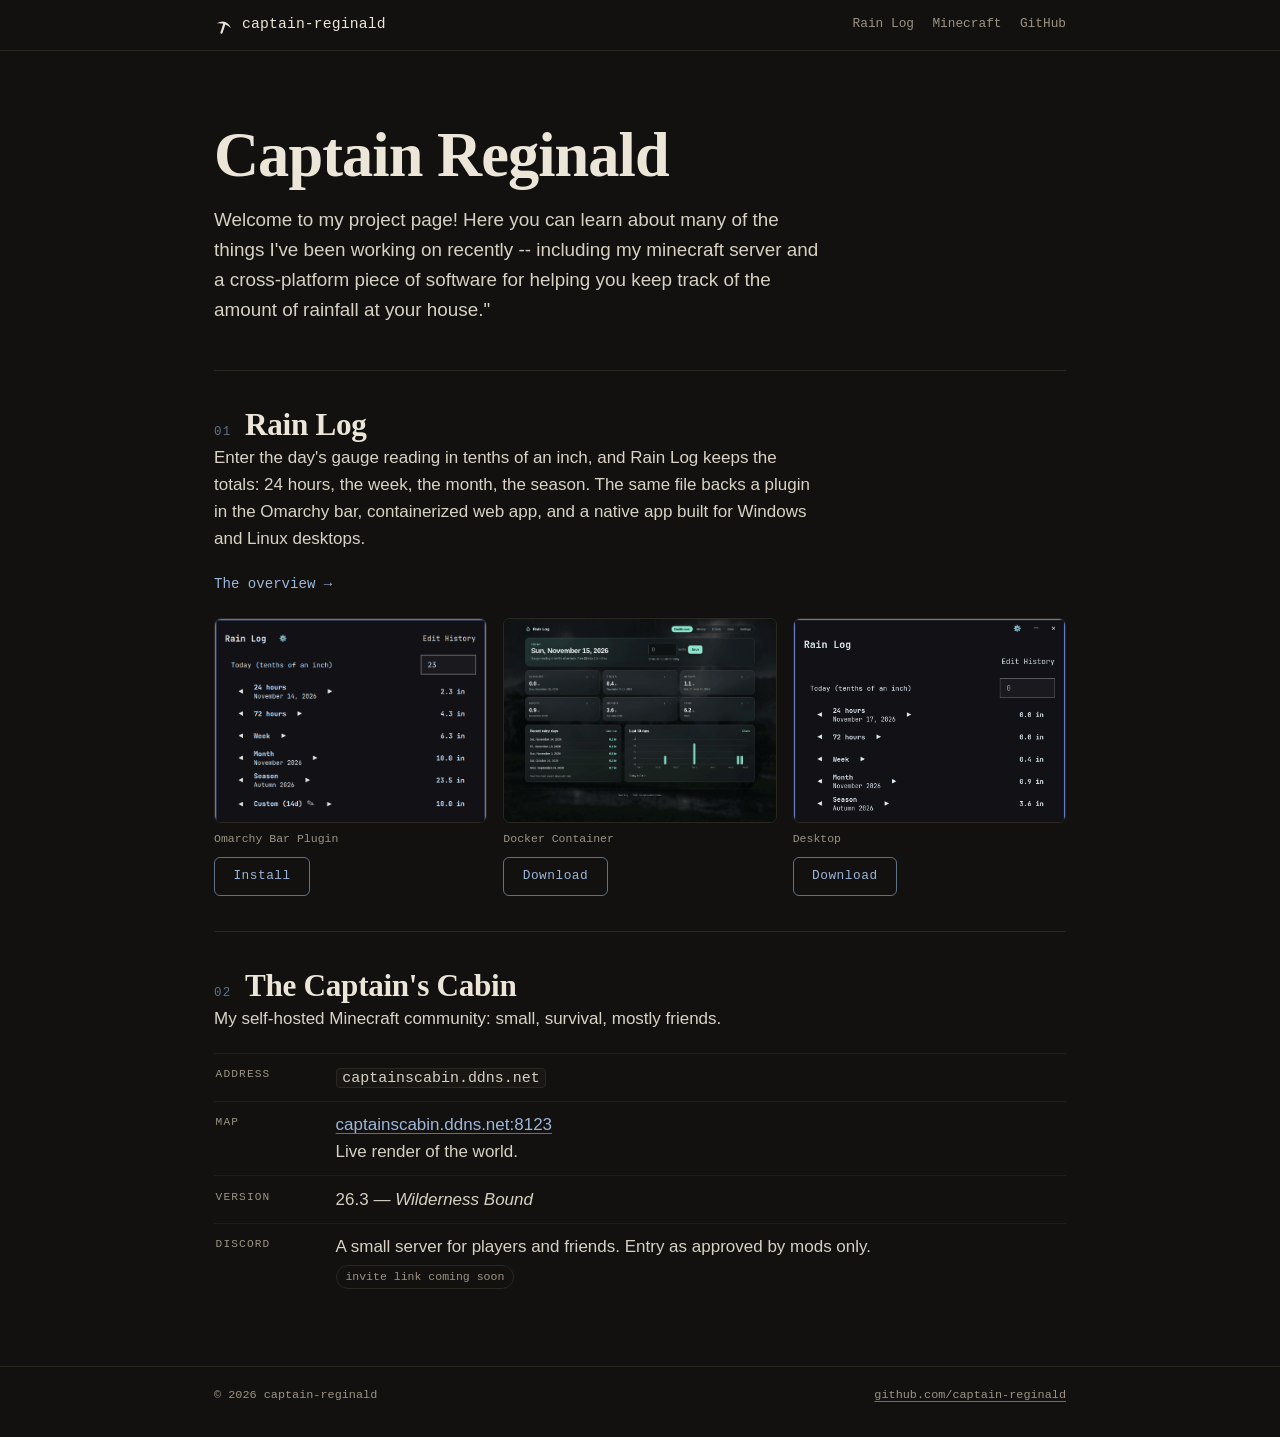
<file: index.html>
<!doctype html>
<html lang="en">
<head>
<meta charset="utf-8">
<meta name="viewport" content="width=device-width, initial-scale=1">
<title>Captain Reginald</title>
<meta name="description" content="Captain Reginald — Learn more about my projects.">
<meta name="theme-color" content="#121110">
<link rel="icon" href="/favicon.svg" type="image/svg+xml">
<meta property="og:type" content="website">
<meta property="og:url" content="https://captain-reginald.github.io/">
<meta property="og:title" content="Captain Reginald">
<meta property="og:description" content="Rain Log for Linux, Windows, and web; and The Captain's Cabin, a small Minecraft server.">
<meta property="og:image" content="https://captain-reginald.github.io/rainlog/assets/server-dashboard.png">
<link rel="stylesheet" href="/style.css">
</head>
<body>

<header class="top">
  <div class="wrap top-inner">
    <a class="brand" href="/" aria-label="Captain Reginald — home">
      <svg width="20" height="20" viewBox="0 0 64 64" aria-hidden="true">
        <g transform="rotate(18 32 32)">
          <path d="M8 34 Q 32 8 56 34 Q 32 23 8 34 Z" fill="currentColor"/>
          <path d="M32 29 L32 58" fill="none" stroke="currentColor" stroke-width="7" stroke-linecap="round"/>
        </g>
      </svg>
      captain-reginald
    </a>
    <nav aria-label="Site">
      <a href="/rainlog/">Rain Log</a>
      <a href="#cabin">Minecraft</a>
      <a href="https://github.com/captain-reginald" rel="me">GitHub</a>
    </nav>
  </div>
</header>

<main class="wrap">

  <section class="hero">
    <h1>Captain Reginald</h1>
    <p class="lede">Welcome to my project page! Here you can learn about many of the things I've been working on recently -- including my minecraft server and a cross-platform piece of software for helping you keep track of the amount of rainfall at your house."</p>
  </section>

  <section class="entry" id="rainlog">
    <h2><span class="num">01</span>Rain Log</h2>
    <p>Enter the day's gauge reading in tenths of an inch, and Rain Log keeps the totals: 24 hours, the week, the month, the season. The same file backs a plugin in the Omarchy bar, containerized web app, and a native app built for Windows and Linux desktops.</p>
    <p><a class="arrow" href="/rainlog/">The overview →</a></p>

    <div class="thumbs">
      <figure>
        <a class="shot" href="/rainlog/#plugin">
          <img src="/rainlog/assets/plugin-preview.png" alt="Rain Log plugin card in the Omarchy bar, showing today's reading and rolling totals" width="660" height="620">
        </a>
        <figcaption>Omarchy Bar Plugin</figcaption>
        <a class="btn" href="https://github.com/captain-reginald/omarchy-rain-log">Install</a>
      </figure>
      <figure>
        <a class="shot" href="/rainlog/#server">
          <img src="/rainlog/assets/server-dashboard.png" alt="Rain Log web dashboard with rolling totals, recent rainy days, and a 30-day chart" width="1440" height="1024">
        </a>
        <figcaption>Docker Container</figcaption>
        <a class="btn" href="https://github.com/captain-reginald/rainlog-server/releases">Download</a>
      </figure>
      <figure>
        <a class="shot" href="/rainlog/#desktop">
          <img src="/rainlog/assets/desktop-main.png" alt="Rain Log Desktop window with the plugin's card layout" width="471" height="546">
        </a>
        <figcaption>Desktop</figcaption>
        <a class="btn" href="https://github.com/captain-reginald/rainlog-desktop/releases">Download</a>
      </figure>
    </div>
  </section>

  <section class="entry" id="cabin">
    <h2><span class="num">02</span>The Captain's Cabin</h2>
    <p>My self-hosted Minecraft community: small, survival, mostly friends.</p>
    <dl class="facts">
      <div>
        <dt>Address</dt>
        <dd><code>captainscabin.ddns.net</code><br></dd>
      </div>
      <div>
        <dt>Map</dt>
        <dd><a href="http://captainscabin.ddns.net:8123">captainscabin.ddns.net:8123</a><br>Live render of the world.</dd>
      </div>
      <div>
        <dt>Version</dt>
        <dd>26.3 — <em>Wilderness Bound</em></dd>
      </div>
      <div>
        <dt>Discord</dt>
        <!-- DISCORD-INVITE: when the invite is final, swap the <span class="soon">
             below for <a href="https://discord.gg/…">Join the Discord</a>.
             Entry is gated by Discord's server verification, not this page. -->
        <dd>A small server for players and friends. Entry as approved by mods only.<br><span class="soon">invite link coming soon</span></dd>
      </div>
    </dl>
  </section>

</main>

<footer class="foot">
  <div class="wrap foot-inner">
    <span>© 2026 captain-reginald</span>
    <span class="grow"></span>
    <a href="https://github.com/captain-reginald">github.com/captain-reginald</a>
  </div>
</footer>

</body>
</html>
</file>
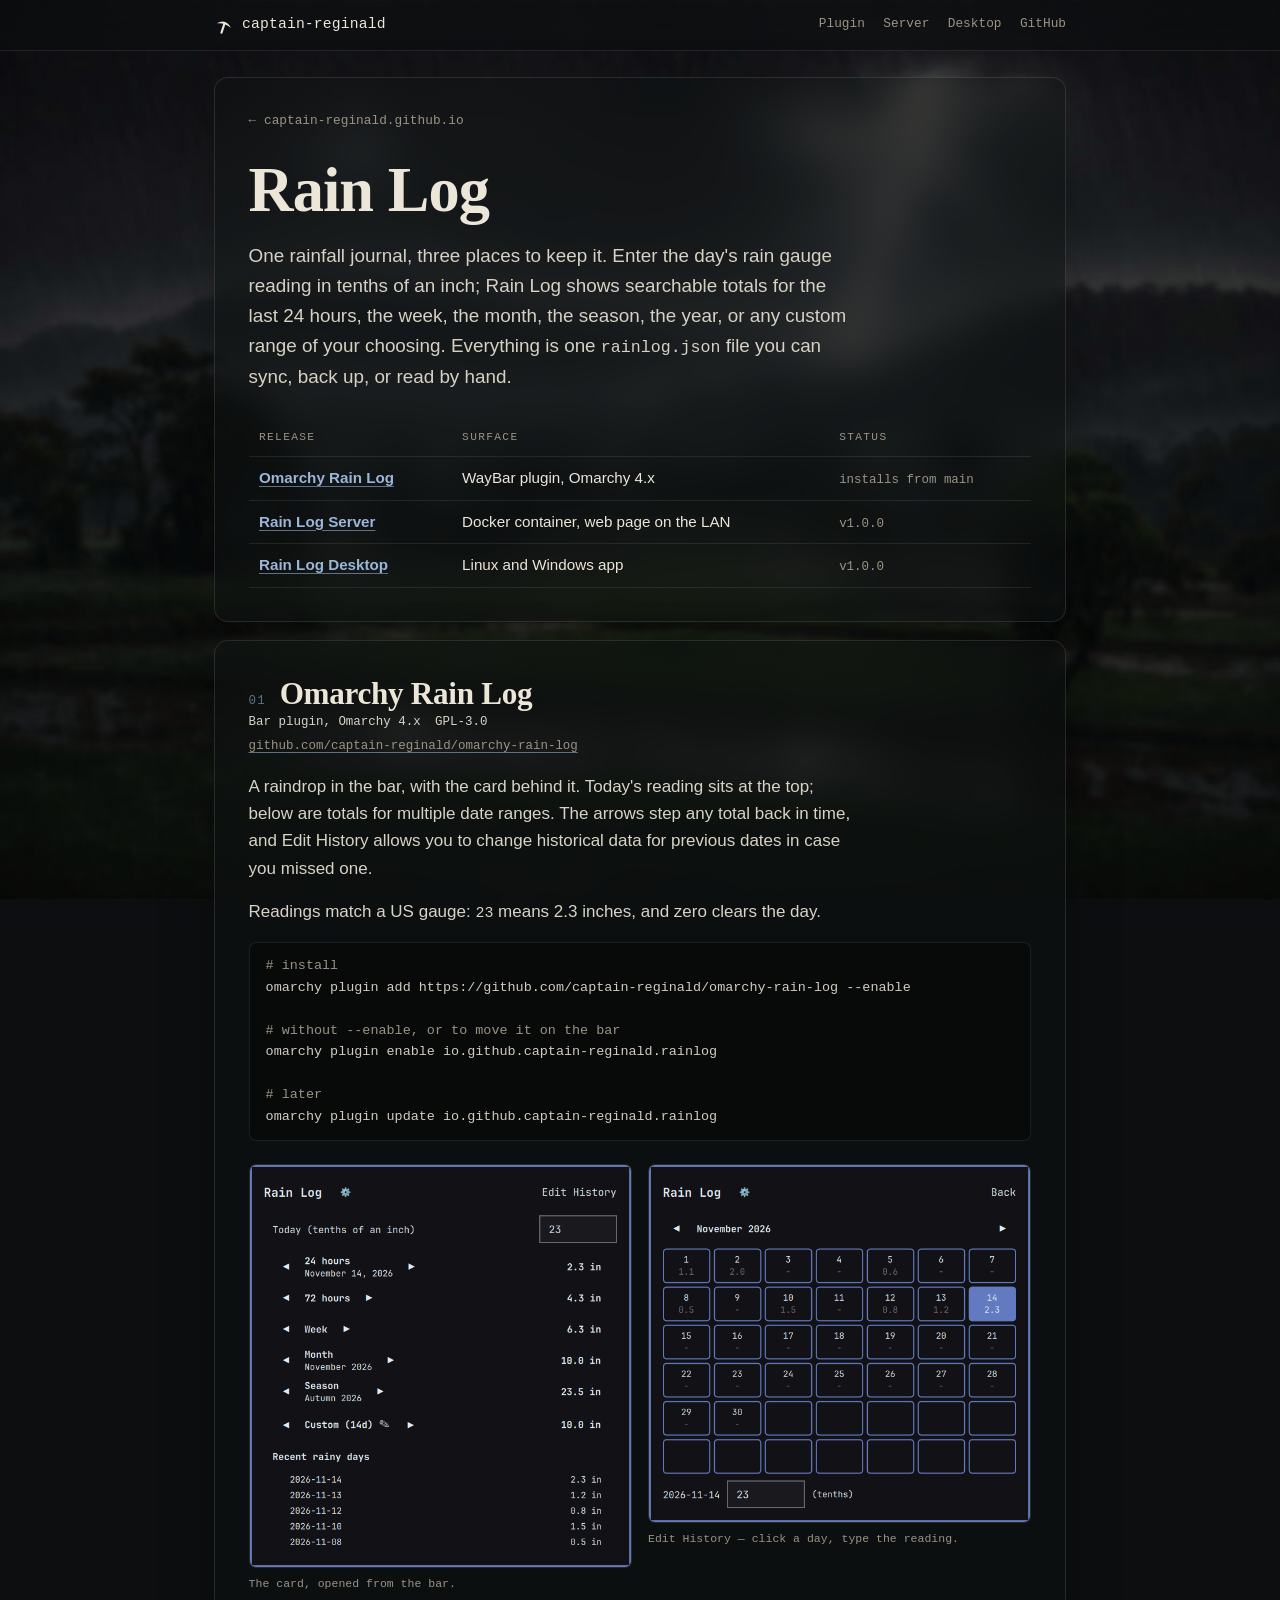
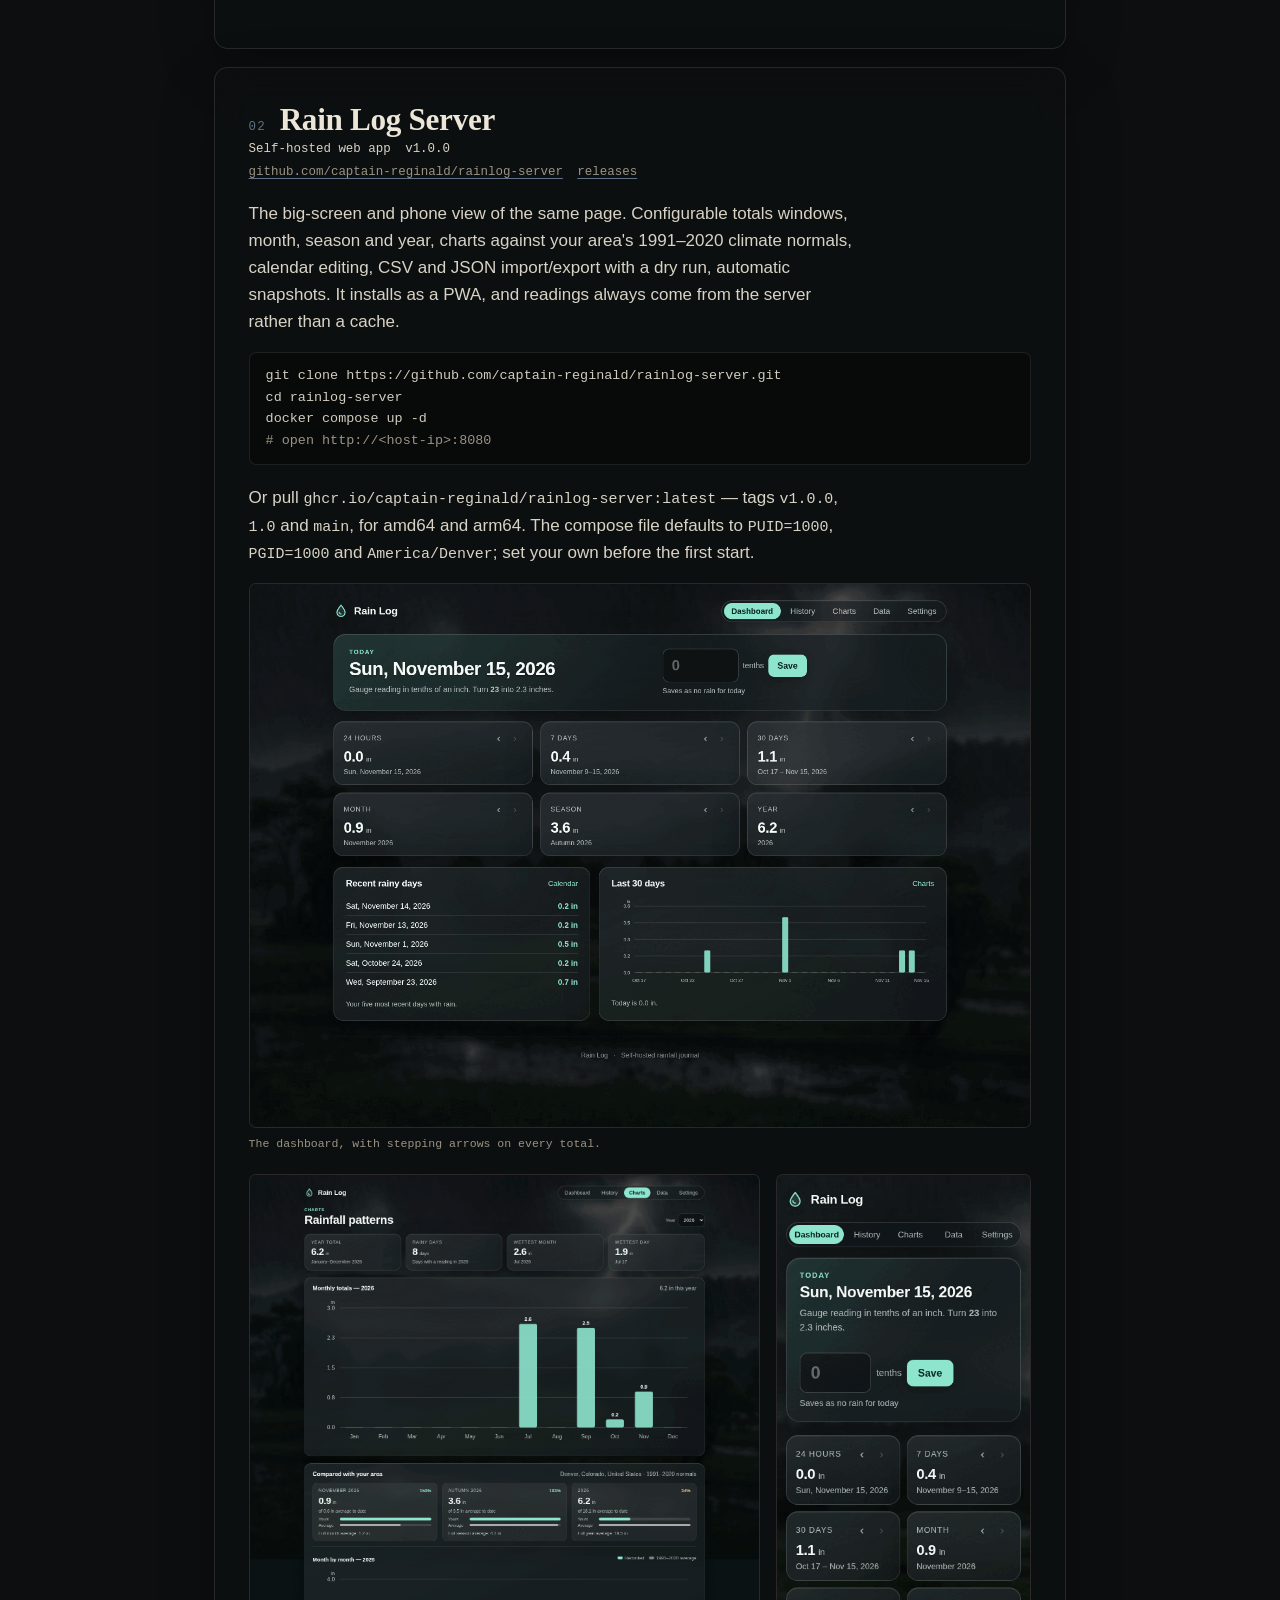
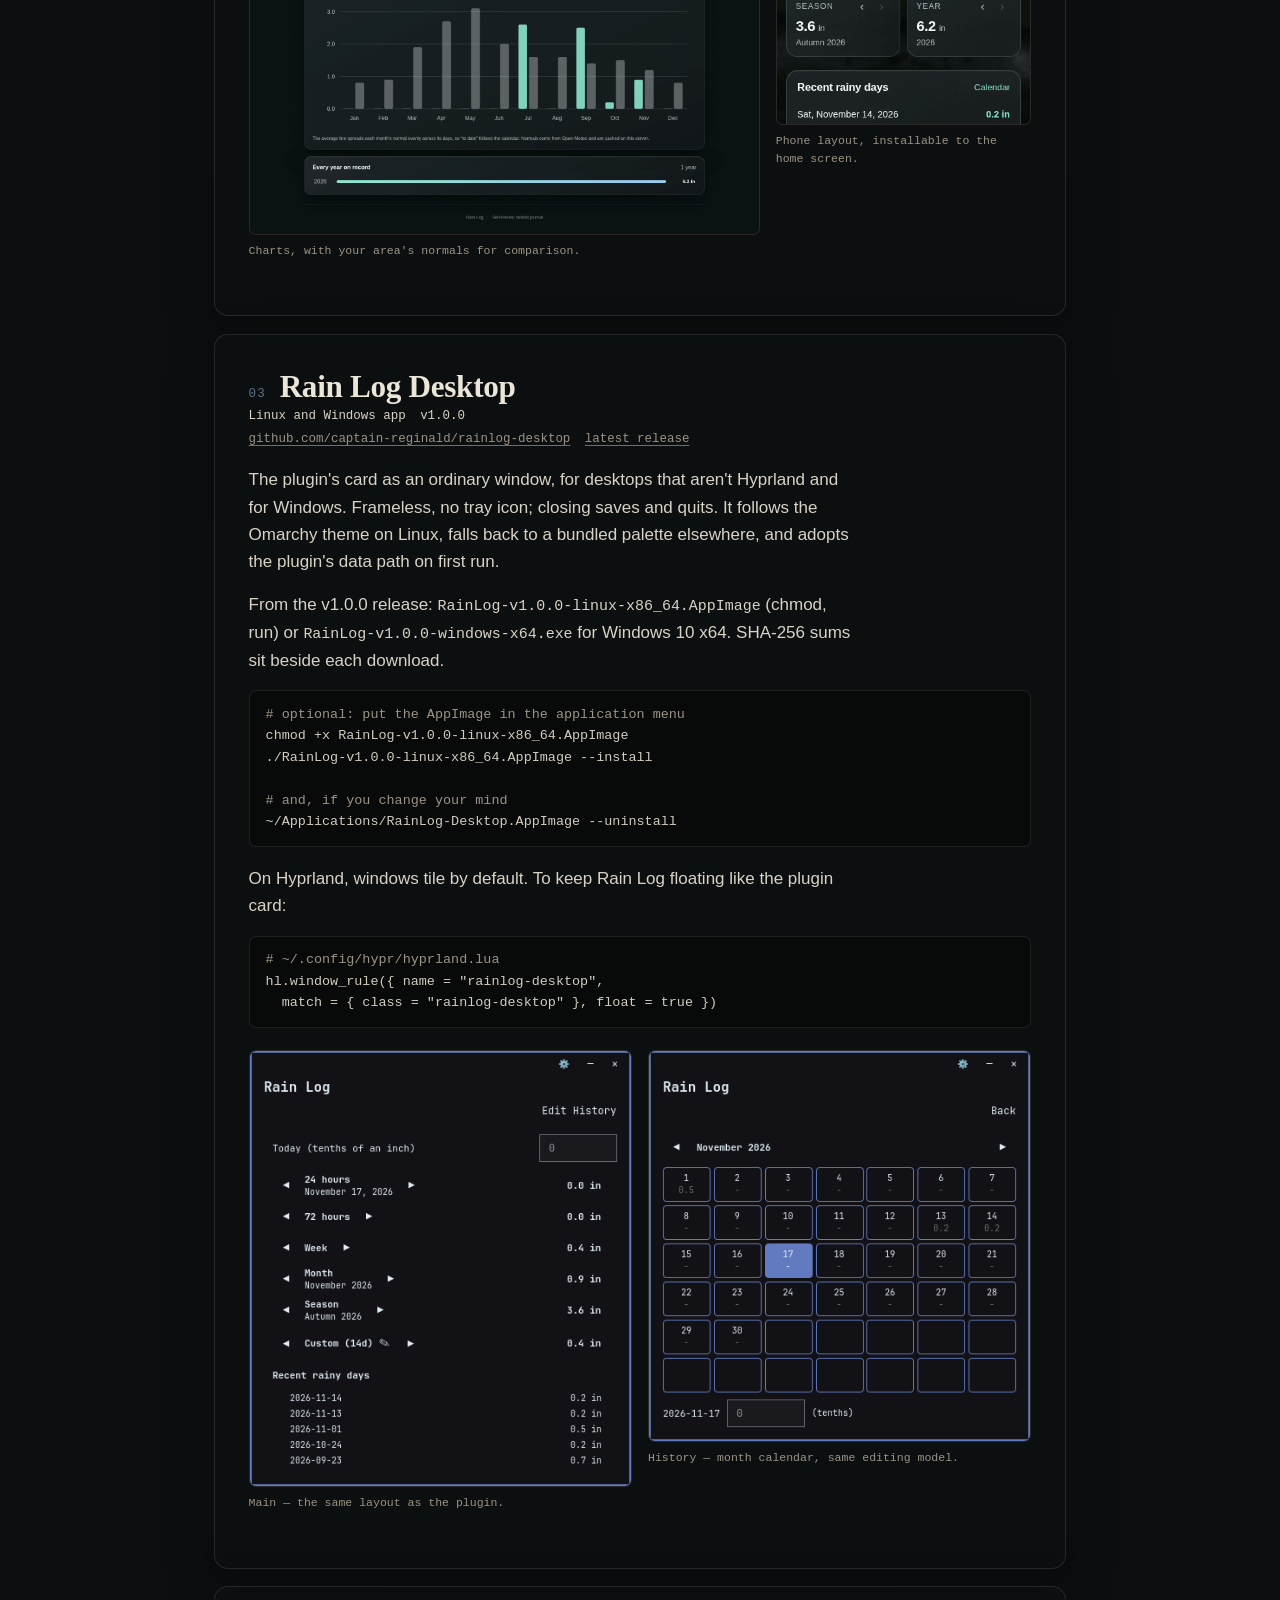
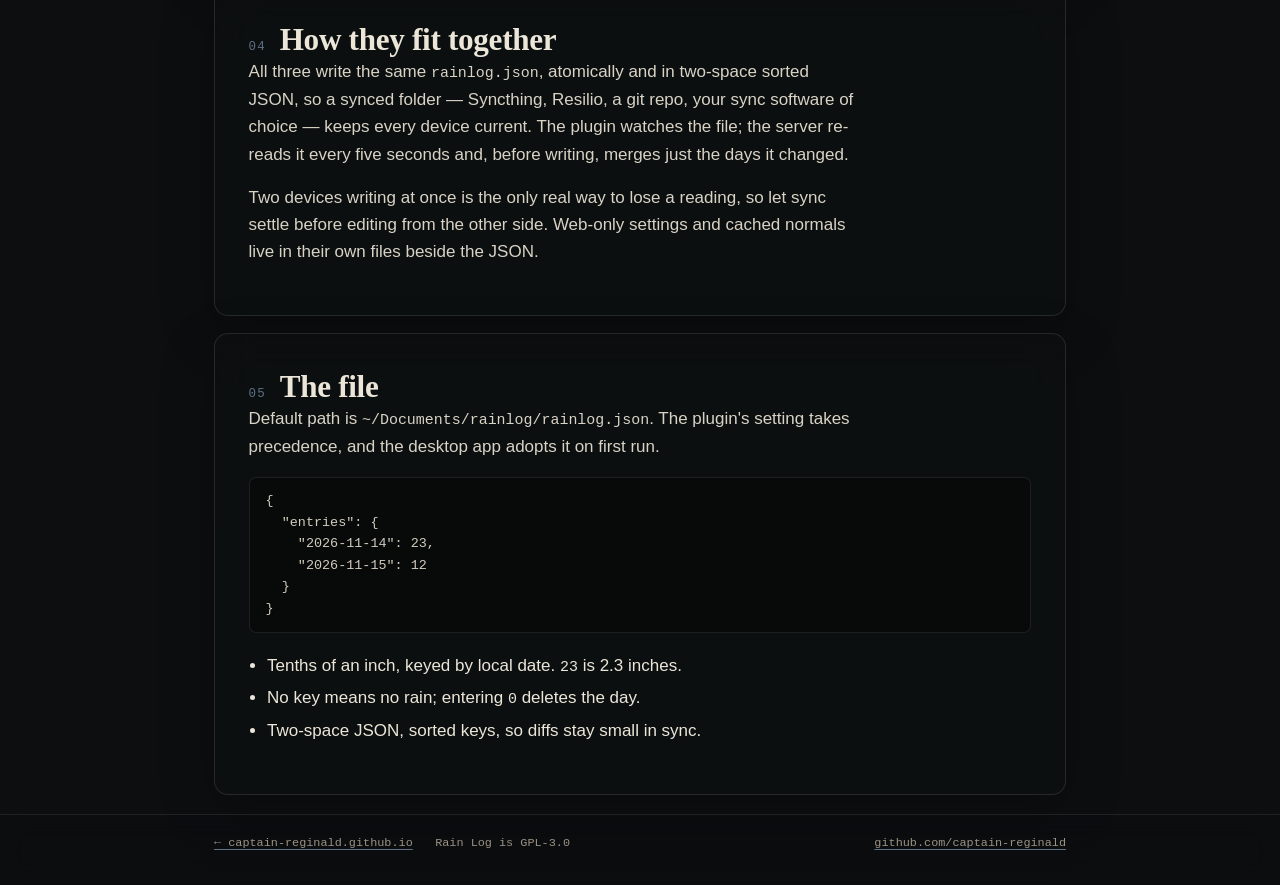
<file: rainlog/index.html>
<!doctype html>
<html lang="en">
<head>
<meta charset="utf-8">
<meta name="viewport" content="width=device-width, initial-scale=1">
<title>Rain Log — Captain Reginald</title>
<meta name="description" content="Rain Log: a rainfall journal for the Omarchy bar, the LAN, and the desktop. Three releases, one rainlog.json, a decade of seasonal totals.">
<meta name="theme-color" content="#121110">
<link rel="icon" href="/rainlog/favicon.svg" type="image/svg+xml">
<meta property="og:type" content="website">
<meta property="og:url" content="https://captain-reginald.github.io/rainlog/">
<meta property="og:title" content="Rain Log — three releases, one file">
<meta property="og:description" content="An Omarchy bar plugin, a self-hosted web app, and a desktop app for Linux and Windows, all sharing one rainlog.json.">
<meta property="og:image" content="https://captain-reginald.github.io/rainlog/assets/server-dashboard.png">
<link rel="stylesheet" href="/style.css">
</head>
<body class="rainlog">

<header class="top">
  <div class="wrap top-inner">
    <a class="brand" href="/" aria-label="Captain Reginald — home">
      <svg width="20" height="20" viewBox="0 0 64 64" aria-hidden="true">
        <g transform="rotate(18 32 32)">
          <path d="M8 34 Q 32 8 56 34 Q 32 23 8 34 Z" fill="currentColor"/>
          <path d="M32 29 L32 58" fill="none" stroke="currentColor" stroke-width="7" stroke-linecap="round"/>
        </g>
      </svg>
      captain-reginald
    </a>
    <nav aria-label="Rain Log">
      <a href="#plugin">Plugin</a>
      <a href="#server">Server</a>
      <a href="#desktop">Desktop</a>
      <a href="https://github.com/captain-reginald/rainlog-server">GitHub</a>
    </nav>
  </div>
</header>

<main class="wrap">

  <section class="hero">
    <p class="crumb"><a href="/">← captain-reginald.github.io</a></p>
    <h1>Rain Log</h1>
    <p class="lede">One rainfall journal, three places to keep it. Enter the day's rain gauge reading in tenths of an inch; Rain Log shows searchable totals for the last 24 hours, the week, the month, the season, the year, or any custom range of your choosing. Everything is one <code>rainlog.json</code> file you can sync, back up, or read by hand.</p>

    <div class="glance-wrap">
      <table class="glance">
        <thead>
          <tr><th scope="col">Release</th><th scope="col">Surface</th><th scope="col">Status</th></tr>
        </thead>
        <tbody>
          <tr>
            <td><a href="#plugin">Omarchy Rain Log</a></td>
            <td>WayBar plugin, Omarchy 4.x</td>
            <td>installs from main</td>
          </tr>
          <tr>
            <td><a href="#server">Rain Log Server</a></td>
            <td>Docker container, web page on the LAN</td>
            <td>v1.0.0</td>
          </tr>
          <tr>
            <td><a href="#desktop">Rain Log Desktop</a></td>
            <td>Linux and Windows app</td>
            <td>v1.0.0</td>
          </tr>
        </tbody>
      </table>
    </div>
  </section>

  <section class="entry" id="plugin">
    <h2><span class="num">01</span>Omarchy Rain Log</h2>
    <p class="meta"><span>Bar plugin, Omarchy 4.x</span> <span>GPL-3.0</span> <a href="https://github.com/captain-reginald/omarchy-rain-log">github.com/captain-reginald/omarchy-rain-log</a></p>

    <p>A raindrop in the bar, with the card behind it. Today's reading sits at the top; below are totals for multiple date ranges. The arrows step any total back in time, and Edit History allows you to change historical data for previous dates in case you missed one.</p>
    <p>Readings match a US gauge: <code>23</code> means 2.3 inches, and zero clears the day.</p>

    <pre class="cmd"><span class="c"># install</span>
omarchy plugin add https://github.com/captain-reginald/omarchy-rain-log --enable

<span class="c"># without --enable, or to move it on the bar</span>
omarchy plugin enable io.github.captain-reginald.rainlog

<span class="c"># later</span>
omarchy plugin update io.github.captain-reginald.rainlog</pre>

    <div class="shot-row">
      <figure class="figure">
        <img src="/rainlog/assets/plugin-preview.png" alt="The Rain Log card open from the Omarchy bar: today's reading of 23 tenths, totals for 24 hours through the season, and recent rainy days" width="660" height="620" loading="lazy">
        <figcaption>The card, opened from the bar.</figcaption>
      </figure>
      <figure class="figure">
        <img src="/rainlog/assets/plugin-calendar.png" alt="Edit History calendar for November 2026 with daily totals and an entry field for the selected day" width="660" height="613" loading="lazy">
        <figcaption>Edit History — click a day, type the reading.</figcaption>
      </figure>
    </div>
  </section>

  <section class="entry" id="server">
    <h2><span class="num">02</span>Rain Log Server</h2>
    <p class="meta"><span>Self-hosted web app</span> <span>v1.0.0</span> <a href="https://github.com/captain-reginald/rainlog-server">github.com/captain-reginald/rainlog-server</a> <a href="https://github.com/captain-reginald/rainlog-server/releases">releases</a></p>

    <p>The big-screen and phone view of the same page. Configurable totals windows, month, season and year, charts against your area's 1991–2020 climate normals, calendar editing, CSV and JSON import/export with a dry run, automatic snapshots. It installs as a PWA, and readings always come from the server rather than a cache.</p>

    <pre class="cmd">git clone https://github.com/captain-reginald/rainlog-server.git
cd rainlog-server
docker compose up -d
<span class="c"># open http://&lt;host-ip&gt;:8080</span></pre>

    <p>Or pull <code>ghcr.io/captain-reginald/rainlog-server:latest</code> — tags <code>v1.0.0</code>, <code>1.0</code> and <code>main</code>, for amd64 and arm64. The compose file defaults to <code>PUID=1000</code>, <code>PGID=1000</code> and <code>America/Denver</code>; set your own before the first start.</p>

    <figure class="figure">
      <img src="/rainlog/assets/server-dashboard.png" alt="Rain Log web dashboard: today's reading, rolling totals for 24 hours through the year, recent rainy days, and a 30-day chart" width="1440" height="1024" loading="lazy">
      <figcaption>The dashboard, with stepping arrows on every total.</figcaption>
    </figure>

    <div class="shot-row shot-wide">
      <figure class="figure">
        <img src="/rainlog/assets/server-charts.png" alt="Charts page: monthly totals for 2026, recorded against 1991–2020 averages month by month, and every year on record" width="1440" height="1820" loading="lazy">
        <figcaption>Charts, with your area's normals for comparison.</figcaption>
      </figure>
      <figure class="figure figure-phone">
        <img src="/rainlog/assets/server-mobile.png" alt="The web app on a phone: today's reading and stacked totals" width="380" height="844" loading="lazy">
        <figcaption>Phone layout, installable to the home screen.</figcaption>
      </figure>
    </div>
  </section>

  <section class="entry" id="desktop">
    <h2><span class="num">03</span>Rain Log Desktop</h2>
    <p class="meta"><span>Linux and Windows app</span> <span>v1.0.0</span> <a href="https://github.com/captain-reginald/rainlog-desktop">github.com/captain-reginald/rainlog-desktop</a> <a href="https://github.com/captain-reginald/rainlog-desktop/releases/latest">latest release</a></p>

    <p>The plugin's card as an ordinary window, for desktops that aren't Hyprland and for Windows. Frameless, no tray icon; closing saves and quits. It follows the Omarchy theme on Linux, falls back to a bundled palette elsewhere, and adopts the plugin's data path on first run.</p>
    <p>From the v1.0.0 release: <code>RainLog-v1.0.0-linux-x86_64.AppImage</code> (chmod, run) or <code>RainLog-v1.0.0-windows-x64.exe</code> for Windows 10 x64. SHA-256 sums sit beside each download.</p>

    <pre class="cmd"><span class="c"># optional: put the AppImage in the application menu</span>
chmod +x RainLog-v1.0.0-linux-x86_64.AppImage
./RainLog-v1.0.0-linux-x86_64.AppImage --install

<span class="c"># and, if you change your mind</span>
~/Applications/RainLog-Desktop.AppImage --uninstall</pre>

    <p>On Hyprland, windows tile by default. To keep Rain Log floating like the plugin card:</p>
    <pre class="cmd"><span class="c"># ~/.config/hypr/hyprland.lua</span>
hl.window_rule({ name = "rainlog-desktop",
  match = { class = "rainlog-desktop" }, float = true })</pre>

    <div class="shot-row">
      <figure class="figure">
        <img src="/rainlog/assets/desktop-main.png" alt="Rain Log Desktop main window with today's reading, rolling totals and recent rainy days" width="471" height="546" loading="lazy">
        <figcaption>Main — the same layout as the plugin.</figcaption>
      </figure>
      <figure class="figure">
        <img src="/rainlog/assets/desktop-history.png" alt="Rain Log Desktop calendar editor" width="471" height="546" loading="lazy">
        <figcaption>History — month calendar, same editing model.</figcaption>
      </figure>
    </div>
  </section>

  <section class="entry" id="together">
    <h2><span class="num">04</span>How they fit together</h2>
    <p>All three write the same <code>rainlog.json</code>, atomically and in two-space sorted JSON, so a synced folder — Syncthing, Resilio, a git repo, your sync software of choice — keeps every device current. The plugin watches the file; the server re-reads it every five seconds and, before writing, merges just the days it changed.</p>
    <p>Two devices writing at once is the only real way to lose a reading, so let sync settle before editing from the other side. Web-only settings and cached normals live in their own files beside the JSON.</p>
  </section>

  <section class="entry" id="file">
    <h2><span class="num">05</span>The file</h2>
    <p>Default path is <code>~/Documents/rainlog/rainlog.json</code>. The plugin's setting takes precedence, and the desktop app adopts it on first run.</p>
    <pre class="cmd">{
  "entries": {
    "2026-11-14": 23,
    "2026-11-15": 12
  }
}</pre>
    <ul>
      <li>Tenths of an inch, keyed by local date. <code>23</code> is 2.3 inches.</li>
      <li>No key means no rain; entering <code>0</code> deletes the day.</li>
      <li>Two-space JSON, sorted keys, so diffs stay small in sync.</li>
    </ul>
  </section>

</main>

<footer class="foot">
  <div class="wrap foot-inner">
    <a href="/">← captain-reginald.github.io</a>
    <span>Rain Log is GPL-3.0</span>
    <span class="grow"></span>
    <a href="https://github.com/captain-reginald">github.com/captain-reginald</a>
  </div>
</footer>

</body>
</html>
</file>
<file: style.css>
/* captain-reginald.github.io — shared styles */

:root {
  --bg: #121110;
  --panel: #191714;
  --line: #2b2721;
  --line-soft: #221f1a;
  --text: #ece6d9;
  --muted: #9c9384;
  --accent: #9bb6d8;
  --accent-dim: #5f7186;
  --mono: ui-monospace, "SF Mono", "Cascadia Mono", Menlo, Consolas, "Liberation Mono", monospace;
  --serif: "Iowan Old Style", "Palatino Linotype", Palatino, Georgia, "Times New Roman", serif;
  --sans: -apple-system, BlinkMacSystemFont, "Segoe UI", Roboto, "Helvetica Neue", Arial, sans-serif;
}

* { box-sizing: border-box; }

html { scroll-behavior: smooth; }

body {
  margin: 0;
  background: var(--bg);
  color: var(--text);
  font-family: var(--sans);
  font-size: 17px;
  line-height: 1.6;
}

.wrap { max-width: 900px; margin: 0 auto; padding: 0 1.5rem; }

a { color: var(--accent); text-decoration-color: var(--accent-dim); text-underline-offset: 3px; }
a:hover { color: #c3d7ee; text-decoration-color: var(--accent); }

:focus-visible { outline: 2px solid var(--accent); outline-offset: 3px; border-radius: 2px; }
::selection { background: #34475a; color: #f1f5f9; }

code { font-family: var(--mono); font-size: .88em; }

/* ---------- header ---------- */

.top { border-bottom: 1px solid var(--line); }

.top-inner {
  display: flex; align-items: center; justify-content: space-between;
  gap: 1rem; padding: .7rem 1.5rem;
}

.brand {
  display: inline-flex; align-items: center; gap: .5rem; white-space: nowrap;
  font-family: var(--mono); font-size: .92rem; letter-spacing: .01em;
  color: var(--text); text-decoration: none;
}
.brand svg { display: block; flex: none; }
.brand:hover { color: var(--accent); }

.top nav { display: flex; gap: 1.15rem; font-family: var(--mono); font-size: .8rem; }
.top nav a {
  color: var(--muted); text-decoration: none;
  padding: .2rem 0; border-bottom: 1px solid transparent; transition: color .12s, border-color .12s;
}
.top nav a:hover { color: var(--text); border-bottom-color: var(--accent-dim); }

/* ---------- intro ---------- */

.hero { padding: clamp(2.8rem, 7vw, 4.4rem) 0 clamp(2rem, 4vw, 2.8rem); }

.crumb { margin: 0 0 1.6rem; font-family: var(--mono); font-size: .8rem; }
.crumb a { color: var(--muted); text-decoration: none; }
.crumb a:hover { color: var(--accent); }

h1 {
  margin: 0; font-family: var(--serif); font-weight: 600;
  font-size: clamp(2.6rem, 7vw, 3.9rem); line-height: 1.05; letter-spacing: -0.015em;
}

.lede {
  max-width: 58ch; margin: 1.1rem 0 0;
  font-size: clamp(1.05rem, 2vw, 1.18rem); color: #d7d1c4;
}

.hero .lede { text-wrap: pretty; }

/* ---------- sections ---------- */

.entry { padding: 2.2rem 0; border-top: 1px solid var(--line); }

h2 {
  display: flex; align-items: baseline; gap: .85rem; margin: 0;
  font-family: var(--serif); font-weight: 600;
  font-size: clamp(1.55rem, 3.6vw, 1.95rem); line-height: 1.2; letter-spacing: -0.01em;
}
h2 .num {
  font-family: var(--mono); font-size: .78rem; font-weight: 400;
  letter-spacing: .1em; color: var(--accent-dim);
}

h2 + p { margin-top: .95rem; }

p.meta {
  max-width: none;
  display: flex; flex-wrap: wrap; gap: .15rem .9rem; align-items: baseline;
  margin: .5rem 0 1.15rem; font-family: var(--mono); font-size: .78rem;
  line-height: 1.7; color: var(--muted);
}
.meta > * { white-space: nowrap; }
.meta a { color: var(--muted); }
.meta a:hover { color: var(--accent); }
.meta .sep { display: none; }

.entry p { max-width: 64ch; margin: 0 0 1rem; color: #d9d3c6; }
.entry ul { max-width: 64ch; margin: 0 0 1rem; padding-left: 1.15rem; }
.entry li { margin-bottom: .3rem; }

.arrow { font-family: var(--mono); font-size: .88rem; text-decoration: none; }
.arrow:hover { text-decoration: underline; }

/* ---------- landing: thumbnails ---------- */

.thumbs {
  display: grid; grid-template-columns: repeat(3, 1fr); gap: 1rem;
  margin: 1.4rem 0 0;
}
.thumbs figure { margin: 0; }
.thumbs .shot {
  display: block; overflow: hidden; background: #0c0b0a;
  aspect-ratio: 4 / 3;
  border: 1px solid var(--line); border-radius: 7px; transition: border-color .15s;
}
.thumbs .shot:hover { border-color: var(--accent-dim); }
.thumbs img {
  display: block; width: 100%; height: 100%;
  object-fit: cover; object-position: top center;
}
.thumbs figcaption {
  margin-top: .45rem; font-family: var(--mono); font-size: .72rem; color: var(--muted);
}

/* ---------- buttons ---------- */

.btn {
  display: inline-block; margin-top: .6rem; padding: .5rem 1.15rem;
  border: 1px solid var(--accent-dim); border-radius: 6px;
  font-family: var(--mono); font-size: .8rem; letter-spacing: .04em;
  color: var(--accent); text-decoration: none;
  transition: background-color .15s, border-color .15s, color .15s;
}
.btn:hover {
  background: var(--accent); border-color: var(--accent);
  color: #14120f; text-decoration: none;
}

/* ---------- landing: facts ---------- */

.facts { margin: 1.3rem 0 0; max-width: 100%; }
.facts > div {
  display: grid; grid-template-columns: 6.5rem 1fr;
  gap: 1rem; padding: .6rem .1rem; border-top: 1px solid var(--line-soft);
}
.facts dt {
  font-family: var(--mono); font-size: .7rem; letter-spacing: .1em;
  text-transform: uppercase; color: var(--muted); padding-top: .2rem;
}
.facts dd { margin: 0; color: #d7d1c4; }
.facts code {
  background: var(--panel); border: 1px solid var(--line);
  border-radius: 4px; padding: .08em .38em;
}
.soon {
  display: inline-block; margin-top: .3rem; padding: .12rem .55rem;
  border: 1px solid var(--line); border-radius: 999px;
  font-family: var(--mono); font-size: .72rem; color: var(--muted);
}

/* ---------- rain log: at a glance ---------- */

.glance-wrap { overflow-x: auto; margin: 1.8rem 0 0; }
table.glance { width: 100%; border-collapse: collapse; font-size: .95rem; min-width: 560px; }
.glance th, .glance td {
  text-align: left; padding: .55rem .65rem; border-bottom: 1px solid var(--line-soft);
  vertical-align: baseline;
}
.glance thead th {
  font-family: var(--mono); font-weight: 400; font-size: .7rem;
  letter-spacing: .12em; text-transform: uppercase; color: var(--muted);
}
.glance td:first-child { font-weight: 600; white-space: nowrap; }
.glance td:last-child { font-family: var(--mono); font-size: .78rem; color: var(--muted); }
.glance a { white-space: nowrap; }

/* ---------- commands ---------- */

.cmd {
  margin: 0 0 1.15rem; padding: .8rem 1rem; overflow-x: auto;
  background: #0e0d0b; border: 1px solid var(--line); border-radius: 7px;
  font-family: var(--mono); font-size: .84rem; line-height: 1.6; color: #d2ccbf;
}
.cmd .c { color: var(--muted); }

/* ---------- figures ---------- */

.figure { margin: 0 0 1.2rem; }
.figure img {
  display: block; width: 100%; height: auto;
  background: #0c0b0a; border: 1px solid var(--line); border-radius: 7px;
}
figcaption {
  margin-top: .45rem; font-family: var(--mono); font-size: .72rem;
  line-height: 1.5; color: var(--muted);
}

.shot-row {
  display: grid; grid-template-columns: repeat(auto-fit, minmax(230px, 1fr));
  gap: 1rem; margin: 1.4rem 0;
}
.shot-row .figure { margin: 0; }

.shot-wide { grid-template-columns: 2fr 1fr; align-items: start; }
.shot-wide .figure-phone img { max-width: 100%; }

/* ---------- footer ---------- */

.foot { border-top: 1px solid var(--line); margin-top: 2rem; padding: 1.2rem 0 2rem; }
.foot-inner {
  display: flex; flex-wrap: wrap; gap: .35rem 1.4rem; align-items: baseline;
  font-family: var(--mono); font-size: .74rem; color: var(--muted);
}
.foot-inner a { color: var(--muted); }
.foot-inner a:hover { color: var(--accent); }
.foot-inner .grow { flex: 1; }

/* ---------- small screens ---------- */

@media (max-width: 700px) {
  .top-inner { flex-wrap: wrap; row-gap: .1rem; padding: .55rem 1.2rem; }
  .top nav { gap: .9rem; font-size: .72rem; }
  .thumbs { grid-template-columns: 1fr; }
  .thumbs img { aspect-ratio: 16 / 10; }
  .facts > div { grid-template-columns: 1fr; gap: .05rem; }
  .shot-wide { grid-template-columns: 1fr; }
  .shot-wide .figure-phone img { max-width: 240px; margin: 0 auto; }
  .entry { padding: 1.8rem 0; }
}

@media (prefers-reduced-motion: reduce) {
  html { scroll-behavior: auto; }
  * { transition: none !important; }
}

/* ---------- rain log: storm backdrop + glass panels ---------- */

body.rainlog {
  background-color: #0c0e0f;
  background-image:
    linear-gradient(180deg, rgba(8, 10, 11, .34), rgba(8, 10, 11, .40) 55%, rgba(8, 10, 11, .50)),
    url("/rainlog/assets/storm.jpg");
  background-size: cover, cover;
  background-position: center top, center 38%;
  background-repeat: no-repeat, no-repeat;
  background-attachment: fixed, fixed;
}

body.rainlog .top {
  background: rgba(12, 14, 15, .45);
  border-bottom: 1px solid rgba(255, 255, 255, .09);
  backdrop-filter: blur(14px) saturate(1.1);
  -webkit-backdrop-filter: blur(14px) saturate(1.1);
}

body.rainlog .hero,
body.rainlog .entry {
  margin-top: 1.1rem;
  padding: clamp(1.25rem, 3vw, 2.1rem);
  background: rgba(15, 18, 19, .45);
  border: 1px solid rgba(255, 255, 255, .11);
  border-radius: 14px;
  box-shadow: 0 18px 55px rgba(0, 0, 0, .22);
  backdrop-filter: blur(18px) saturate(1.1);
  -webkit-backdrop-filter: blur(18px) saturate(1.1);
}
body.rainlog .hero { margin-top: 1.6rem; }
body.rainlog .entry { border-top: 1px solid rgba(255, 255, 255, .10); }

body.rainlog .glance th,
body.rainlog .glance td { border-bottom-color: rgba(255, 255, 255, .09); }

body.rainlog .figure img { border-color: rgba(255, 255, 255, .12); }

body.rainlog .cmd {
  background: rgba(8, 10, 10, .82);
  border-color: rgba(255, 255, 255, .09);
}

body.rainlog .foot {
  margin-top: 1.2rem;
  border-top: 1px solid rgba(255, 255, 255, .09);
  background: rgba(12, 14, 15, .42);
  backdrop-filter: blur(12px);
  -webkit-backdrop-filter: blur(12px);
}

@supports not ((backdrop-filter: blur(2px)) or (-webkit-backdrop-filter: blur(2px))) {
  body.rainlog .hero,
  body.rainlog .entry { background: rgba(18, 20, 21, .93); }
  body.rainlog .top { background: rgba(12, 14, 15, .95); }
}

@media (max-width: 700px) {
  body.rainlog .meta > * { white-space: normal; }
  body.rainlog .meta a { overflow-wrap: anywhere; }

  .glance-wrap { overflow-x: visible; }
  table.glance { min-width: 0; font-size: .88rem; }
  .glance th, .glance td { padding: .5rem .35rem; }
  .glance td:first-child, .glance a { white-space: normal; }
  .glance td:last-child { font-size: .72rem; }
  body.rainlog { background-attachment: scroll, scroll; background-position: center top, 64% top; }
  body.rainlog .hero, body.rainlog .entry { border-radius: 12px; margin-top: .8rem; }
  body.rainlog .hero { margin-top: 1.1rem; }
}
</file>
